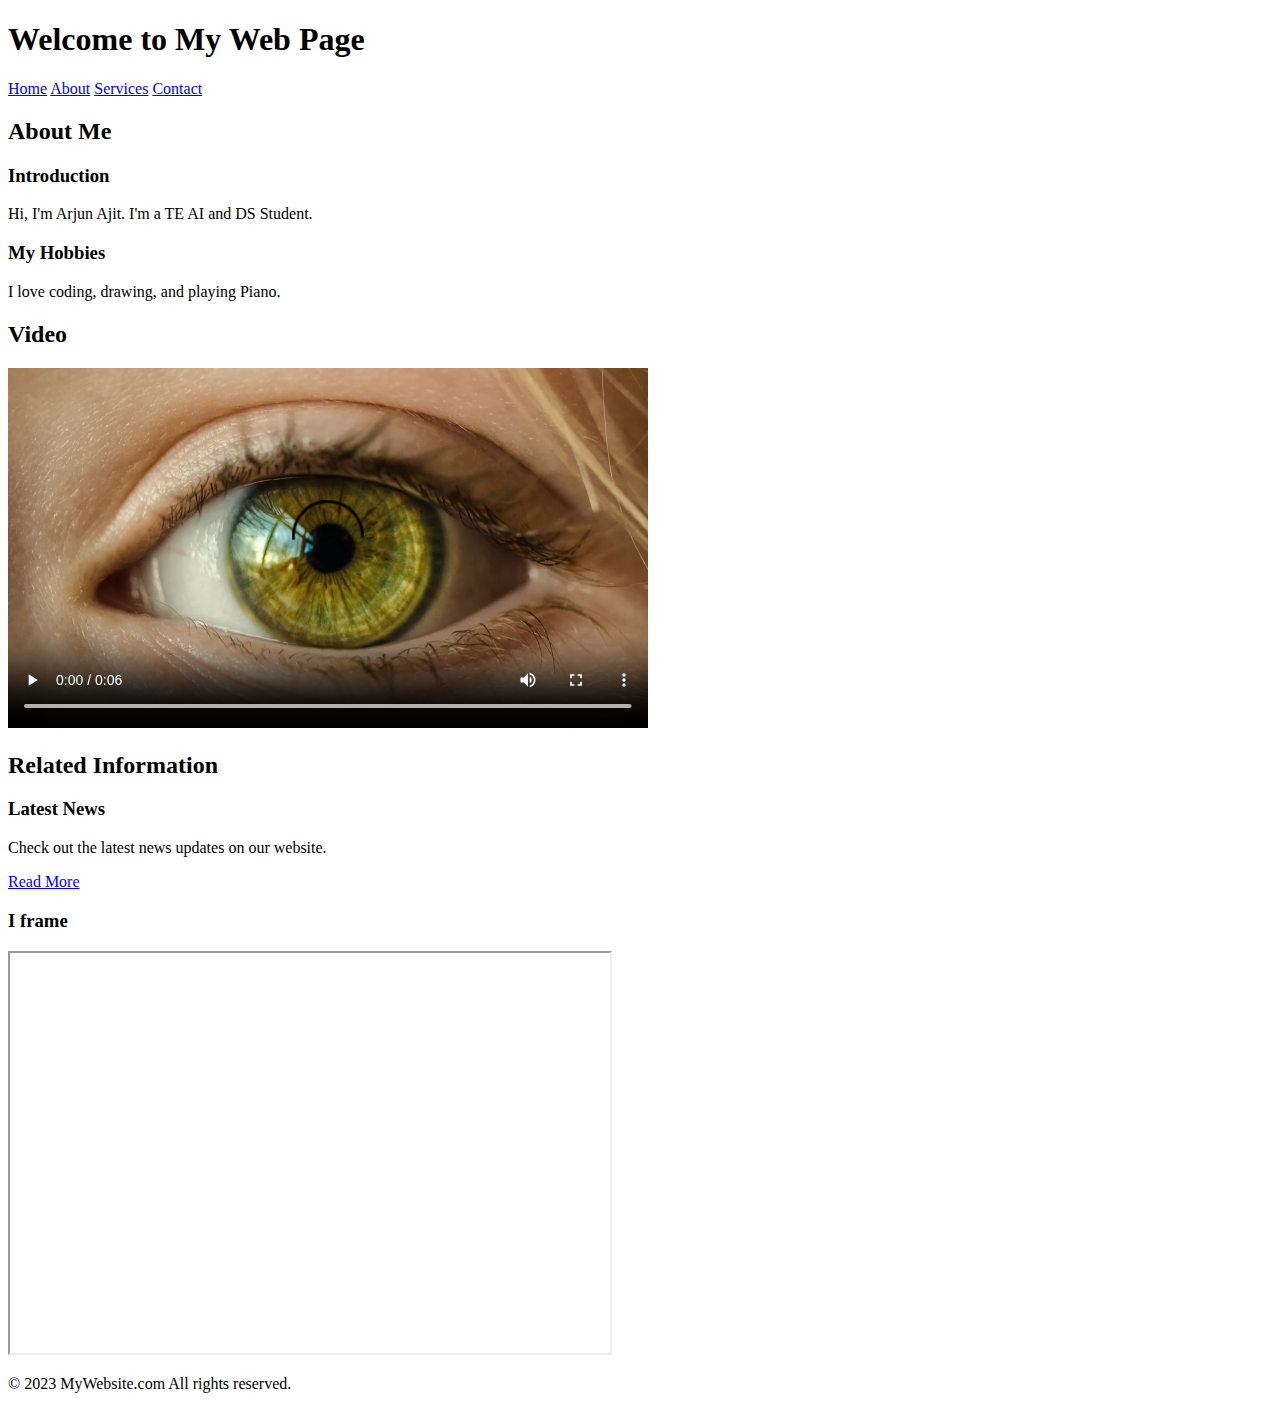
<file: VLABS Work/1st Assignment/index.html>
<!DOCTYPE html>
<html>
<head>
    <title>Sample Web Page</title>
</head>
<body>
    <!-- Header Section -->
    <header>
        <section>  <!--Section Tag-->
        <h1><b>Welcome to My Web Page </b></h1>  <!--Bold Text formatter used-->
            <a href="#">Home</a> <!--Anchor Tag-->
            <a href="#">About</a>
            <a href="#">Services</a>
            <a href="#">Contact</a>
        </section>    
    </header>

    <!-- Main Content Section -->
        <h2>About Me</h2>
        <article>  <!--Article-->
            <h3>Introduction</h3>
            <p>Hi, I'm Arjun Ajit. I'm a TE AI and DS Student.</p>
        </article>

        <article>
            <h3>My Hobbies</h3>
            <p>I love coding, drawing, and playing Piano.</p>
        </article>

    <!--Video Section -->
        <h2>Video</h2>
        <video width="640 " height="360" controls >
            <source src="199039-909322242_medium.mp4" type="video/mp4">
            Your browser does not support the video tag.
        </video>

    <!-- Embedded Content Section -->
        <h2>Related Information</h2>
        <article>
            <h3>Latest News</h3>
            <p>Check out the latest news updates on our website.</p>  <!--Paragraph tag-->
            <a href="https://www.w3schools.com/tags/tag_a.asp">Read More</a>
        </article>

        <article>    <!--i frame tag-->
            <h3>I frame</h3>
            <iframe src="https://www.w3schools.com" title="W3Schools Free Online Web Tutorials" width="600" height="400"></iframe>
        </article>
        

    <!-- Footer Section -->
    <footer>
        <p>&copy; 2023 MyWebsite.com All rights reserved.</p> 
    </footer>
</body>
</html>
</file>
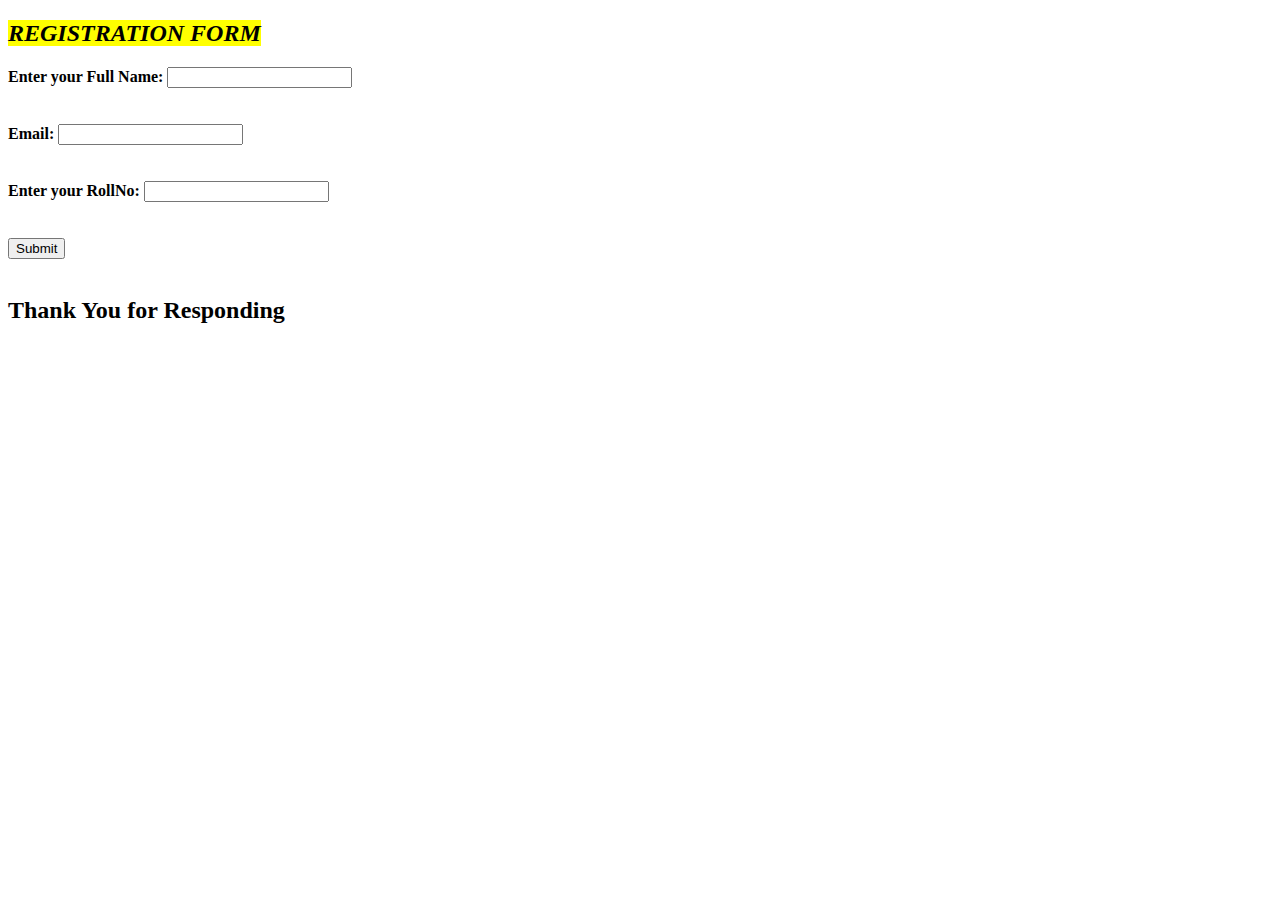
<file: VLABS Work/2nd Assignment/index2.html>
<!DOCTYPE html>
<html lang="en">
<head>
    <meta charset="UTF-8">
    <meta name="viewport" content="width=device-width, initial-scale=1.0">
    <title>Registration Form</title>
</head>
<body>
    <div class="form-container">
        <h2><mark><i>REGISTRATION FORM</i></mark></h2>
        <div class="form-group">
            <label for="Name"><strong>Enter your Full Name:</strong></label>
            <input type="text" id="Name" name="Name" class="input-field">
        </div>
        <br><br>

        <div class="form-group">
            <label for="email"><strong>Email:</strong></label>
            <input type="email" id="email" name="email" class="input-field">
        </div>
        <br><br>

        <div class="form-group">
            <label for="RollNo"><strong>Enter your RollNo:</strong></label>
            <input type="text" id="RollNo" name="RollNo" class="input-field">
        </div>
        <br><br>

        <button type="submit" id="submit-button" class="submit-button">Submit</button>
        <br><br>
        <h2>Thank You for Responding</h2>
    </div>
</body>
</html>
</file>
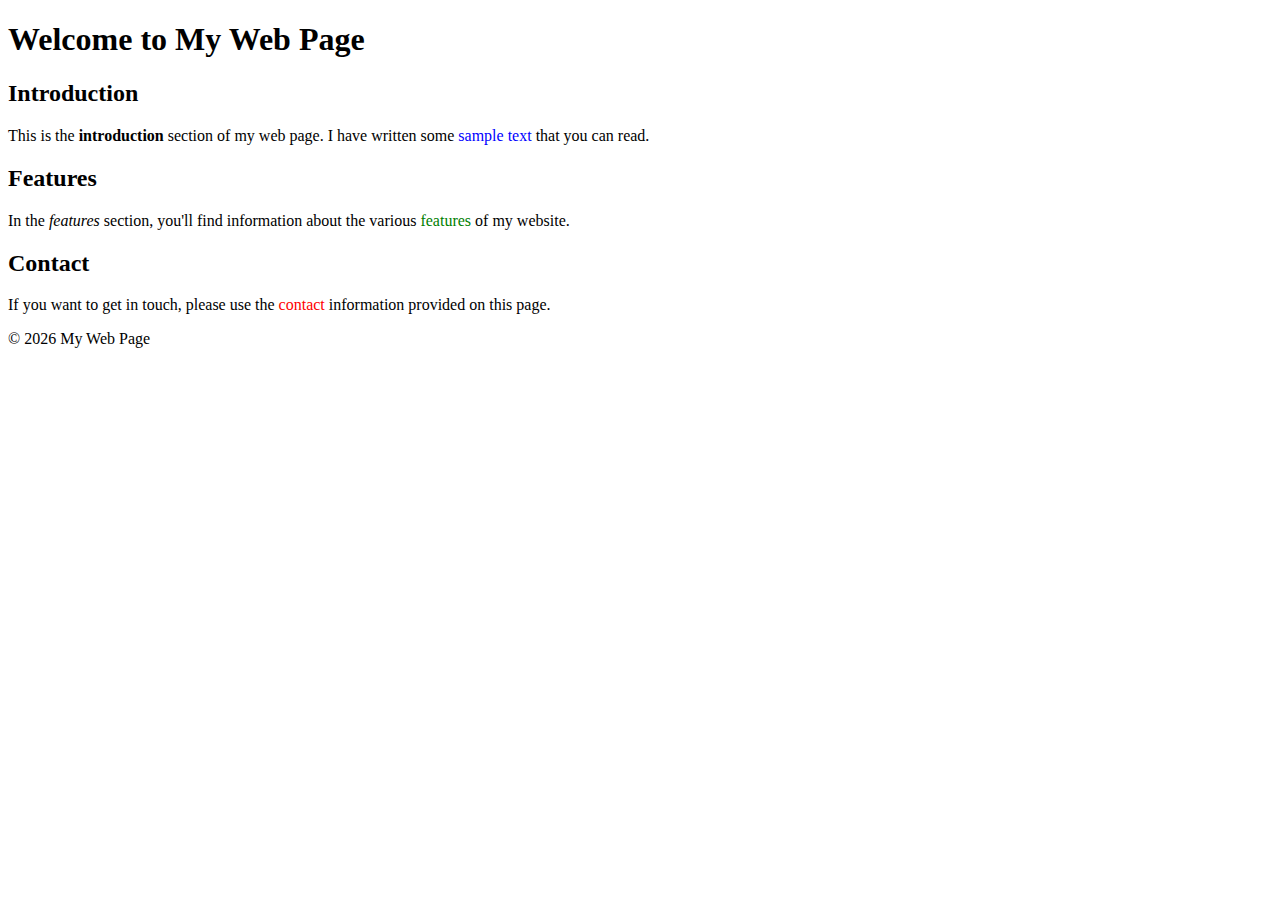
<file: VLABS Work/3rd Assignment/index3.html>
<!DOCTYPE html>
<html>
<head>
    <title>My Web Page</title>
</head>
<body>
    <header>
        <h1>Welcome to My Web Page</h1>
    </header>
    <div id="introduction">
        <h2>Introduction</h2>
        <p>This is the <span style="font-weight: bold;">introduction</span> section of my web page. I have written some <span style="color: blue;">sample text</span> that you can read.</p>
    </div>
    <div id="features">
        <h2>Features</h2>
        <p>In the <span style="font-style: italic;">features</span> section, you'll find information about the various <span style="color: green;">features</span> of my website.</p>
    </div>
    <div id="contact">
        <h2>Contact</h2>
        <p>If you want to get in touch, please use the <span style="color: red;">contact</span> information provided on this page.</p>
    </div>
    <footer>
        <p>&copy; <span id="currentYear">2024</span> My Web Page</p>
        <script>
            document.getElementById('currentYear').textContent = new Date().getFullYear();
        </script>
    </footer>
</body>
</html>
</file>
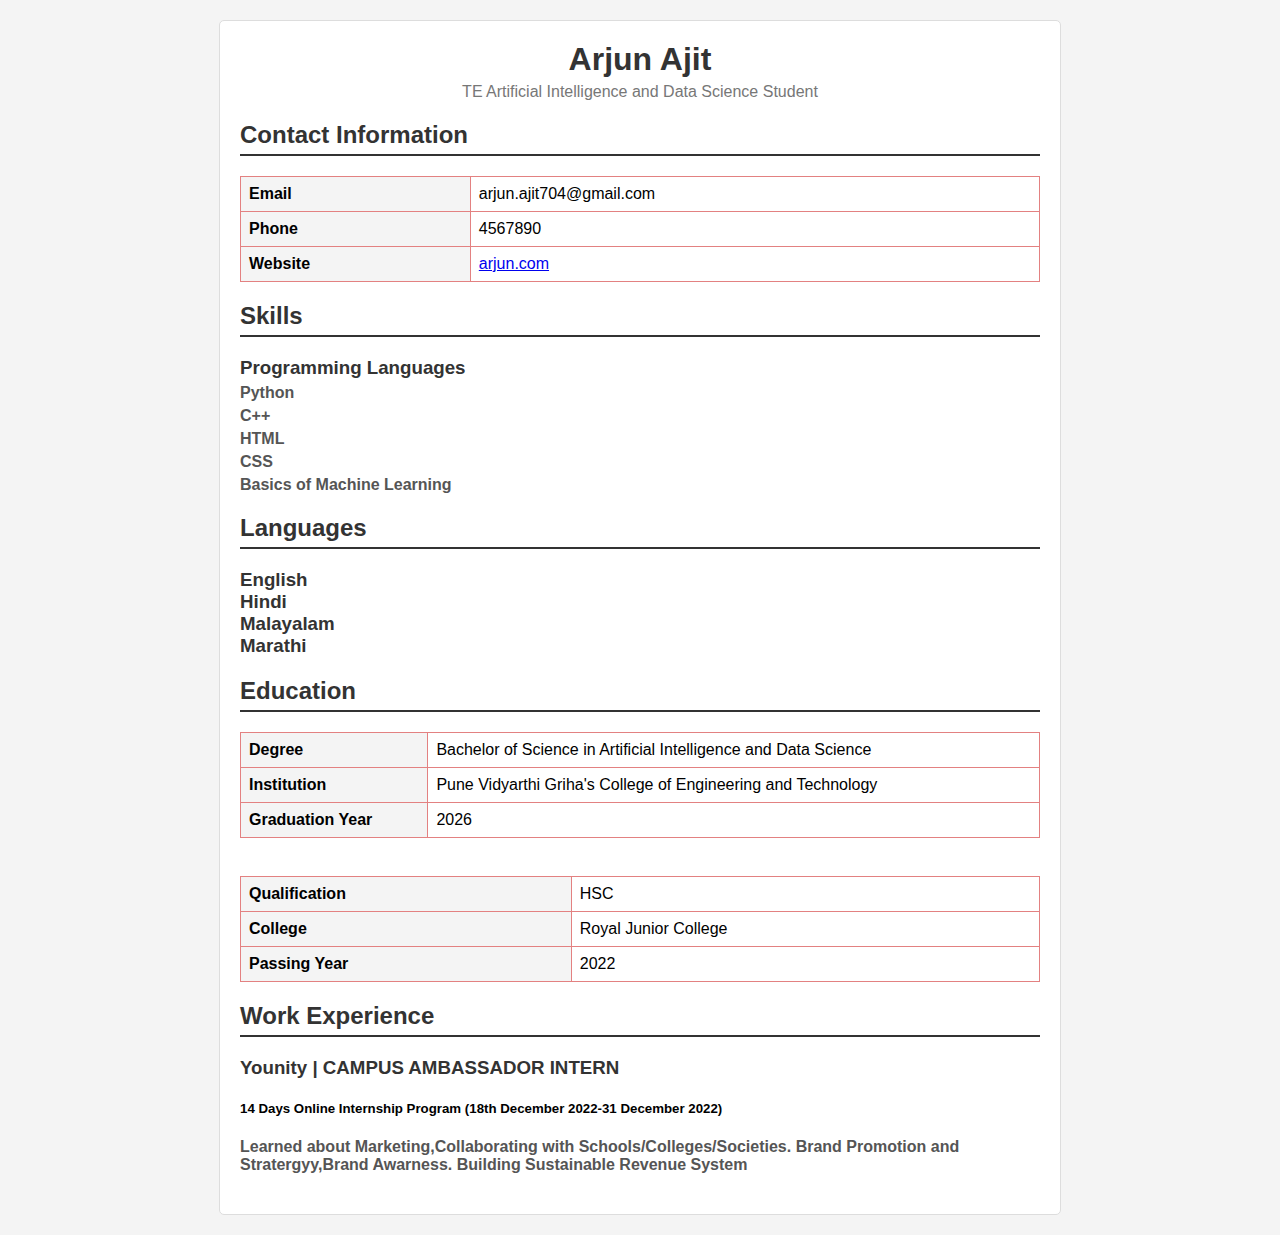
<file: VLABS Work/4th Assignment/index4.html>
<!DOCTYPE html>
<html lang="en">
<head>
    <meta charset="UTF-8">
    <meta name="viewport" content="width=device-width, initial-scale=1.0">
    <title> My Resume</title>
    <link rel="stylesheet" href="style4.css">
</head>
<body>
    <div class="resume">
        <header>
            <h1>Arjun Ajit</h1>
            <p>TE Artificial Intelligence and Data Science Student</p>
        </header>

        <section class="contact">
            <h2>Contact Information</h2>
            <table>
                <tr>
                    <th>Email</th>
                    <td>arjun.ajit704@gmail.com</td>
                </tr>
                <tr>
                    <th>Phone</th>
                    <td>4567890</td>
                </tr>
                <tr>
                    <th>Website</th>
                    <td><a href="http://arjun.com">arjun.com</a></td>
                </tr>
            </table>
        </section>

        <section class="Skills">
            <h2>Skills</h2>
            <ul>
                <li>
                    <h3>Programming Languages</h3>
                    <p><strong>Python</strong></p>
                    <p><strong>C++</strong></p>
                    <p><strong>HTML</strong></p>
                    <p><strong>CSS</strong></p>
                    <p><strong>Basics of Machine Learning</strong></p>
                </li>
                
            </ul>
        </section>

        <section class="Languages">
            <h2>Languages</h2>
            <ul>
                <li>
                    <h3>English</h3>
                    <h3>Hindi</h3>
                    <h3>Malayalam</h3>
                    <h3>Marathi</h3>
                </li>
                
            </ul>
        </section>

        <section class="education">
            <h2>Education</h2>
            <table>
                <tr>
                    <th>Degree</th>
                    <td>Bachelor of Science in Artificial Intelligence and Data Science</td>
                </tr>
                <tr>
                    <th>Institution</th>
                    <td>Pune Vidyarthi Griha's College of Engineering and Technology</td>
                </tr>
                <tr>
                    <th>Graduation Year</th>
                    <td>2026</td>
                </tr>
            </table>
            <br>
            <table>
                <tr>
                    <th>Qualification</th>
                    <td>HSC</td>
                </tr>
                <tr>
                    <th>College</th>
                    <td>Royal Junior College</td>
                </tr>
                <tr>
                    <th>Passing Year</th>
                    <td>2022</td>
                </tr>
            </table>
        </section>

        <section class="Work Experience">
            <h2>Work Experience</h2>
            <ul>
                <li>
                    <h3>Younity | CAMPUS AMBASSADOR INTERN</h3>
                    <h5>14 Days Online Internship Program (18th December 2022-31 December 2022)</h5>
                    <p><strong>Learned about Marketing,Collaborating with
                                Schools/Colleges/Societies.
                                Brand Promotion and Stratergyy,Brand Awarness.
                                Building Sustainable Revenue System</strong></p>
                    
                </li>
                
            </ul>
        </section>
    </div>
</body>
</html>
</file>
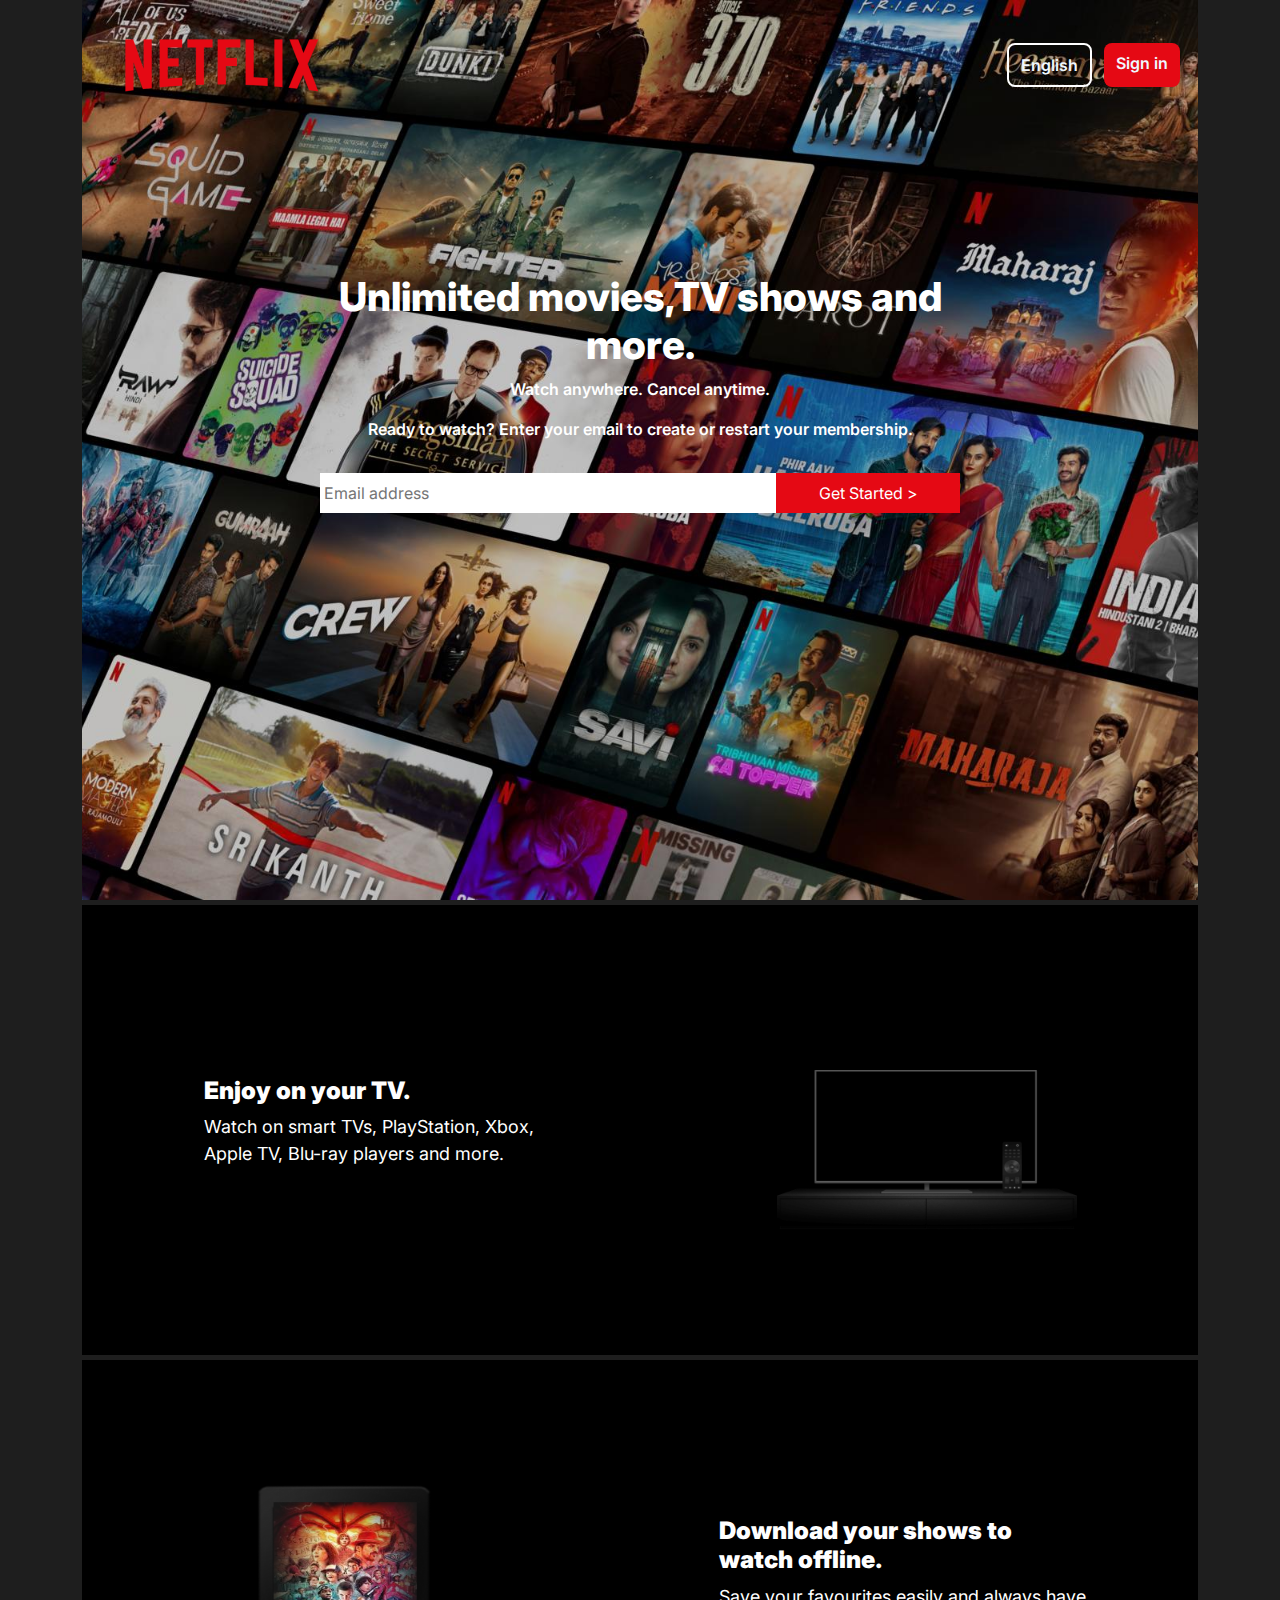
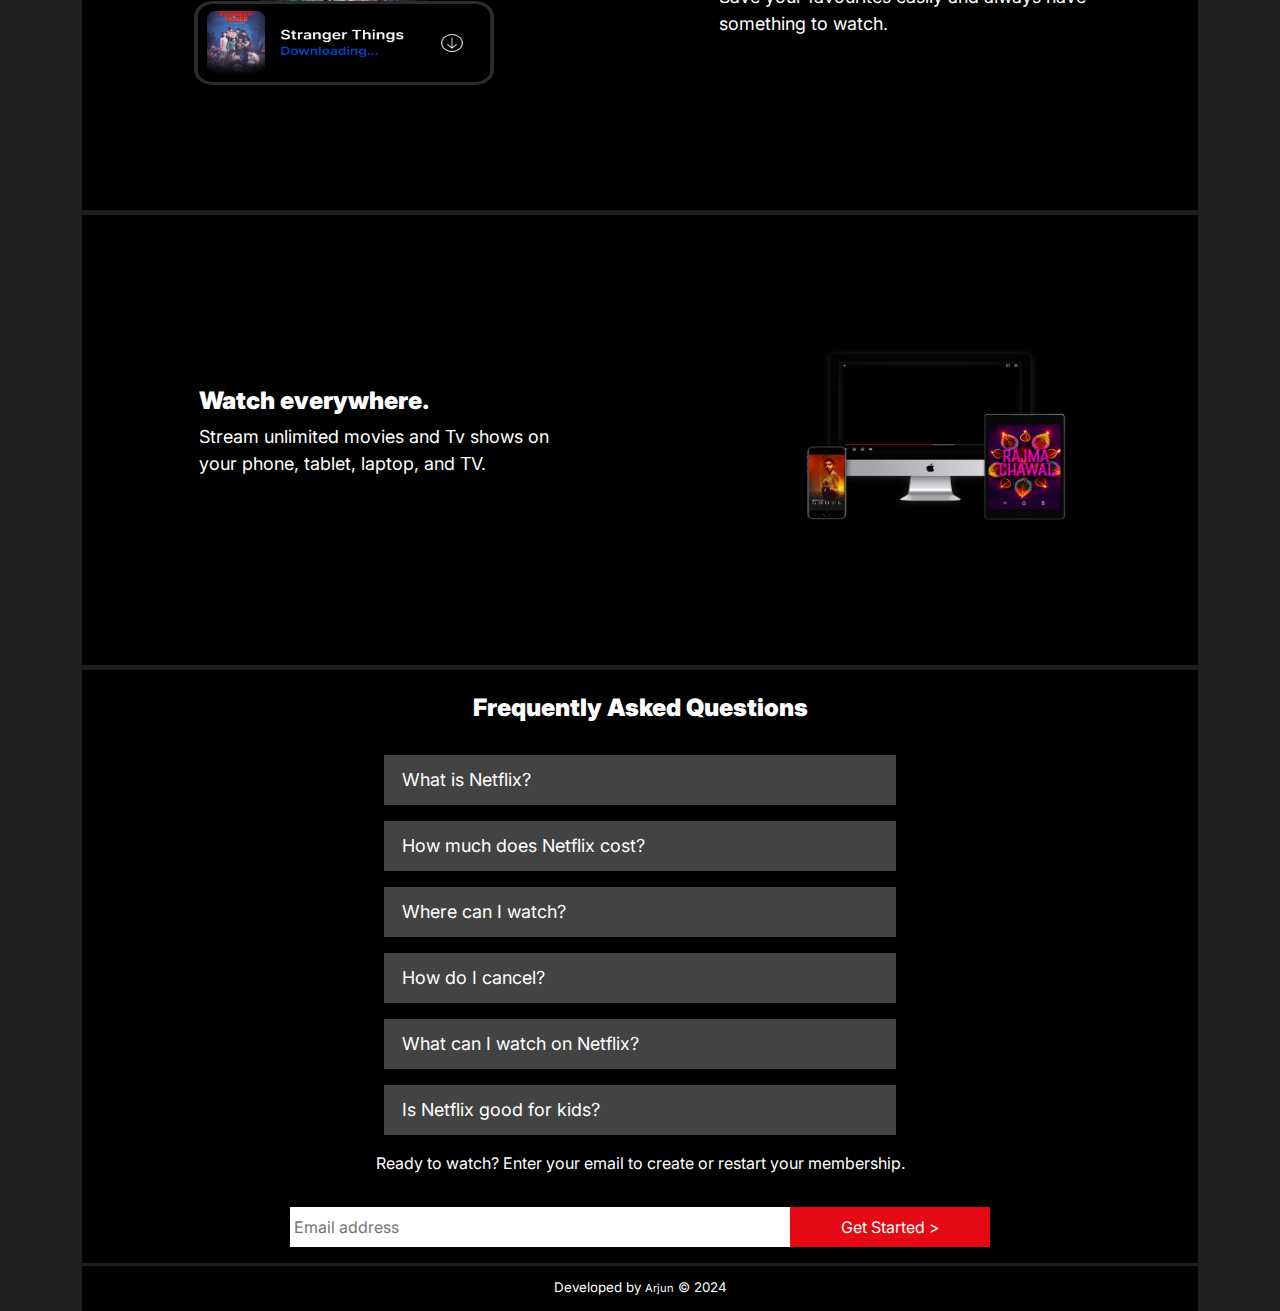
<file: VLABS Work/5th Assignment/index5.html>
<!DOCTYPE html>
<html lang="en">
<head>
    <meta charset="UTF-8">
    <meta name="viewport" content="width=device-width, initial-scale=1.0">
    <!--Favicon link-->
    <link rel="shortcut icon" href="images/favicon.ico" type="image/x-icon">
    <!--CSS link-->
    <link rel="stylesheet" href="style5.css">
    <!--Bootstrap Link-->
    <link href="https://cdn.jsdelivr.net/npm/bootstrap@5.3.3/dist/css/bootstrap.min.css" rel="stylesheet" integrity="sha384-QWTKZyjpPEjISv5WaRU9OFeRpok6YctnYmDr5pNlyT2bRjXh0JMhjY6hW+ALEwIH" crossorigin="anonymous">
    <!--Google font link-->
    <link rel="preconnect" href="https://fonts.googleapis.com" />
    <link rel="preconnect" href="https://fonts.gstatic.com" crossorigin />
    <link
      href="https://fonts.googleapis.com/css2?family=Inter:wght@400;700;800&display=swap"
      rel="stylesheet"
    />
    <title>Netflix</title>
</head>
<body style = "background-color: #1e1e1e;">
    <div class="container-md">
        <div class="main">
            <nav class="navbar navbar-expand-lg">
                <div class="container-fluid">
                  <a class="navbar-brand" href="#"
                    ><img src="images/Netflix logo.png" alt=""
                  /></a>
                  <button
                    class="navbar-toggler"
                    type="button"
                    data-bs-toggle="collapse"
                    data-bs-target="#navbarNav"
                    aria-controls="navbarNav"
                    aria-expanded="false"
                    aria-label="Toggle navigation"
                  >
                    <span class="navbar-toggler-icon"></span>
                  </button>
                  <div class="collapse navbar-collapse" id="navbarNav">
                    <ul class="navbar-nav">
                      <li class="nav-item nav-item1">
                        <a class="nav-link" aria-current="page" href="#">English</a>
                      </li>
                      <li class="nav-item nav-item2">
                        <a class="nav-link" href="#">Sign in</a>
                      </li>
                    </ul>
                  </div>
                </div>
              </nav>
              <div class="main-heading">
                <br><br><br><br><br><br>
                <h1>Unlimited movies,TV shows and more.</h1>
                <p>Watch anywhere. Cancel anytime.</p>
                <p>
                  Ready to watch? Enter your email to create or restart your
                  membership.
                </p>
                <form class="main-search" role="search">
                  <input
                    class="main-search-sub"
                    type="search"
                    placeholder="Email address"
                    aria-label="Search"
                  />
                  <button class="main-btn" type="submit">Get Started ></button>
                </form>
              </div>
            </div>

            <div class="partition">
                <div class="partition-heading">
                  <h2>Enjoy on your TV.</h2>
                  <p>
                    Watch on smart TVs, PlayStation, Xbox, <br />
                    Apple TV, Blu-ray players and more.
                  </p>
                </div>
                <div class="partition-img">
                  <img src="images/tv.png" alt="" />
                </div>
              </div>
              <div class="partition partition2">
                <div class="partition-heading">
                  <h2>
                    Download your shows to <br />
                    watch offline.
                  </h2>
                  <p>
                    Save your favourites easily and always have <br />
                    something to watch.
                  </p>
                </div>
                <div class="partition-img">
                  <img src="images/Partition 2 image.png" alt="" />
                </div>
              </div>
              <div class="partition partition3">
                <div class="partition-heading">
                  <h2>Watch everywhere.</h2>
                  <p>
                    Stream unlimited movies and Tv shows on <br />
                    your phone, tablet, laptop, and TV.
                  </p>
                </div>
                <div class="partition-img">
                  <img src="images/device-pile-in.png" alt="" />
                </div>
              </div>
              <div class="faq">
                <h1>Frequently Asked Questions</h1>
                <p>
                  <a
                    class="btn-faq"
                    data-bs-toggle="collapse"
                    href="#collapseExample1"
                    role="button"
                    aria-expanded="false"
                    aria-controls="collapseExample1"
                  >
                    What is Netflix?
                  </a>
                </p>
                <div class="collapse" id="collapseExample1">
                  <div class="card card-body1">
                    Netflix is a streaming service that offers a wide variety of award-winning TV shows, movies, anime, documentaries and more – on thousands of internet-connected devices.

                    You can watch as much as you want, whenever you want, without a single ad – all for one low monthly price. There's always something new to discover, and new TV shows and movies are added every week!
                  </div>
                </div>
                <p>
                  <a
                    class="btn-faq"
                    data-bs-toggle="collapse"
                    href="#collapseExample2"
                    role="button"
                    aria-expanded="false"
                    aria-controls="collapseExample2"
                  >
                    How much does Netflix cost?
                  </a>
                </p>
                <div class="collapse" id="collapseExample2">
                  <div class="card card-body1">
                    Watch Netflix on your smartphone, tablet, Smart TV, laptop, or streaming device, all for one fixed monthly fee. Plans range from ₹149 to ₹649 a month. No extra costs, no contracts.
                  </div>
                </div>
                <p>
                  <a
                    class="btn-faq"
                    data-bs-toggle="collapse"
                    href="#collapseExample3"
                    role="button"
                    aria-expanded="false"
                    aria-controls="collapseExample3"
                  >
                    Where can I watch?
                  </a>
                </p>
                <div class="collapse" id="collapseExample3">
                  <div class="card card-body1">
                    Watch anywhere, anytime. Sign in with your Netflix account to watch instantly on the web at netflix.com from your personal computer or on any internet-connected device that offers the Netflix app, including smart TVs, smartphones, tablets, streaming media players and game consoles.
                    You can also download your favourite shows with the iOS or Android app. Use downloads to watch while you're on the go and without an internet connection. Take Netflix with you anywhere.
                  </div>
                </div>
                <p>
                  <a
                    class="btn-faq"
                    data-bs-toggle="collapse"
                    href="#collapseExample4"
                    role="button"
                    aria-expanded="false"
                    aria-controls="collapseExample4"
                  >
                    How do I cancel?
                  </a>
                </p>
                <div class="collapse" id="collapseExample4">
                  <div class="card card-body1">
                    Netflix is flexible. There are no annoying contracts and no commitments. You can easily cancel your account online in two clicks. There are no cancellation fees – start or stop your account anytime.
                  </div>
                </div>
                <p>
                  <a
                    class="btn-faq"
                    data-bs-toggle="collapse"
                    href="#collapseExample5"
                    role="button"
                    aria-expanded="false"
                    aria-controls="collapseExample5"
                  >
                    What can I watch on Netflix?
                  </a>
                </p>
                <div class="collapse" id="collapseExample5">
                  <div class="card card-body1">
                    Netflix has an extensive library of feature films, documentaries, TV shows, anime, award-winning Netflix originals, and more. Watch as much as you want, anytime you want.
                  </div>
                </div>
                <p>
                  <a
                    class="btn-faq"
                    data-bs-toggle="collapse"
                    href="#collapseExample6"
                    role="button"
                    aria-expanded="false"
                    aria-controls="collapseExample6"
                  >
                    Is Netflix good for kids?
                  </a>
                </p>
                <div class="collapse" id="collapseExample6">
                  <div class="card card-body1">
                    The Netflix Kids experience is included in your membership to give parents control while kids enjoy family-friendly TV shows and films in their own space.

                    Kids profiles come with PIN-protected parental controls that let you restrict the maturity rating of content kids can watch and block specific titles you don’t want kids to see.
                  </div>
                </div>
                <p>
                  Ready to watch? Enter your email to create or restart your membership.
                </p>
                <form class="main-search main-search2" role="search">
                  <input
                    class="main-search-sub"
                    type="search"
                    placeholder="Email address"
                    aria-label="Search"
                  />
                  <button class="main-btn" type="submit">Get Started ></button>
                </form>
              </div>
              <div class="fotter">
                <h3>Developed by <a href="#">Arjun</a> &copy; 2024</h3>
              </div>
    </div>
            <!-- bootstrap js link  -->
            <script
              src="https://cdn.jsdelivr.net/npm/bootstrap@5.3.0-alpha1/dist/js/bootstrap.bundle.min.js"
              integrity="sha384-w76AqPfDkMBDXo30jS1Sgez6pr3x5MlQ1ZAGC+nuZB+EYdgRZgiwxhTBTkF7CXvN"
              crossorigin="anonymous"
            ></script>
    </body>
</html>
</file>
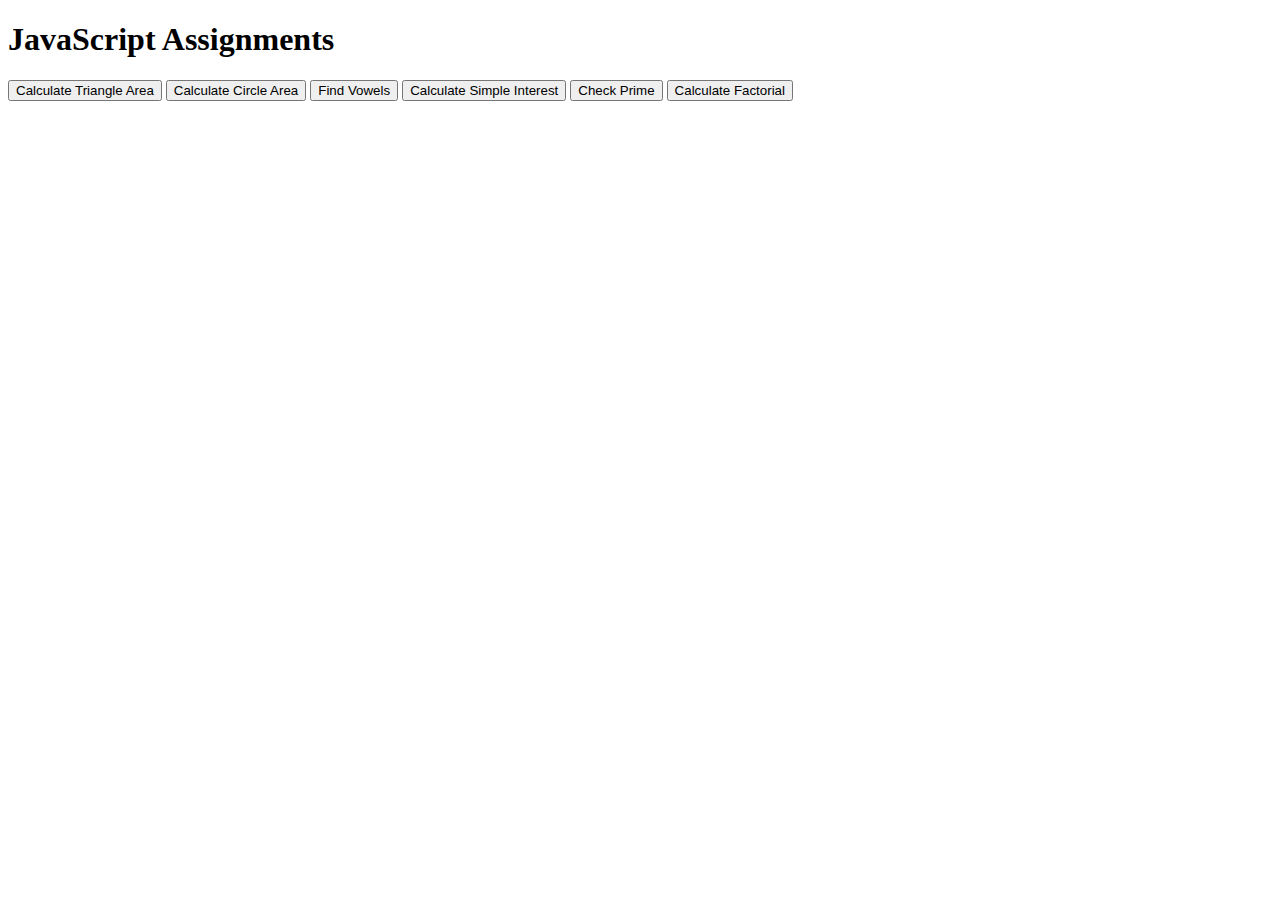
<file: VLABS Work/6th Assignment/index6.html>
<!DOCTYPE html>
<html lang="en">
<head>
    <meta charset="UTF-8">
    <meta name="viewport" content="width=device-width, initial-scale=1.0">
    <title>Function Assignments</title>
</head>
<body>
    <h1>JavaScript Assignments</h1>
    <button onclick="calculateTriangleArea()">Calculate Triangle Area</button>
    <button onclick="calculateCircleArea()">Calculate Circle Area</button>
    <button onclick="findVowels()">Find Vowels</button>
    <button onclick="calculateSimpleInterest()">Calculate Simple Interest</button>
    <button onclick="checkPrime()">Check Prime</button>
    <button onclick="calculateFactorial()">Calculate Factorial</button>
    <script src="script.js"></script>
</body>
</html>
</file>
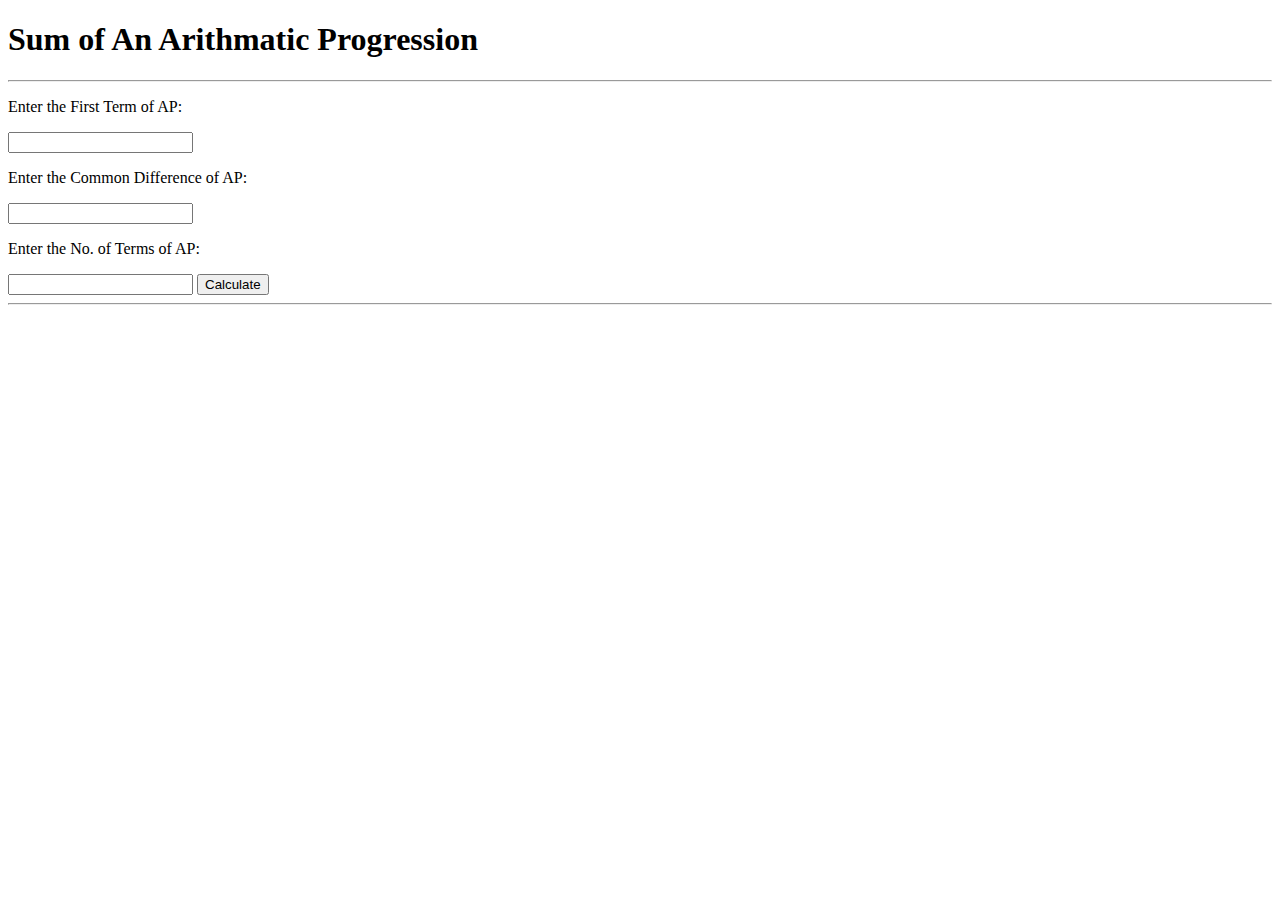
<file: VLABS Work/7th Assignment/ap.html>
<!DOCTYPE html>
<html lang="en">
<head>
    <meta charset="UTF-8">
    <meta name="viewport" content="width=device-width, initial-scale=1.0">
    <title>Sum of an AP</title>
    <script src="./sumofap.js"></script>
</head>
<body>
    <h1>Sum of An Arithmatic Progression</h1>
    <hr>
    <p id="firstT">Enter the First Term of AP: </p>
    <input type="number" name="firstT" id="firstTerm">
    <p id="commanD">Enter the Common Difference of AP: </p>
    <input type="number" name="firstT" id="commonDiff">
    <p id="noTer">Enter the No. of Terms of AP: </p>
    <input type="number" name="firstT" id="noTerms">
    <button onclick="sumAP()">Calculate</button>
    <hr>

    <p id="sumResult"></p>
</body>
</html>
</file>
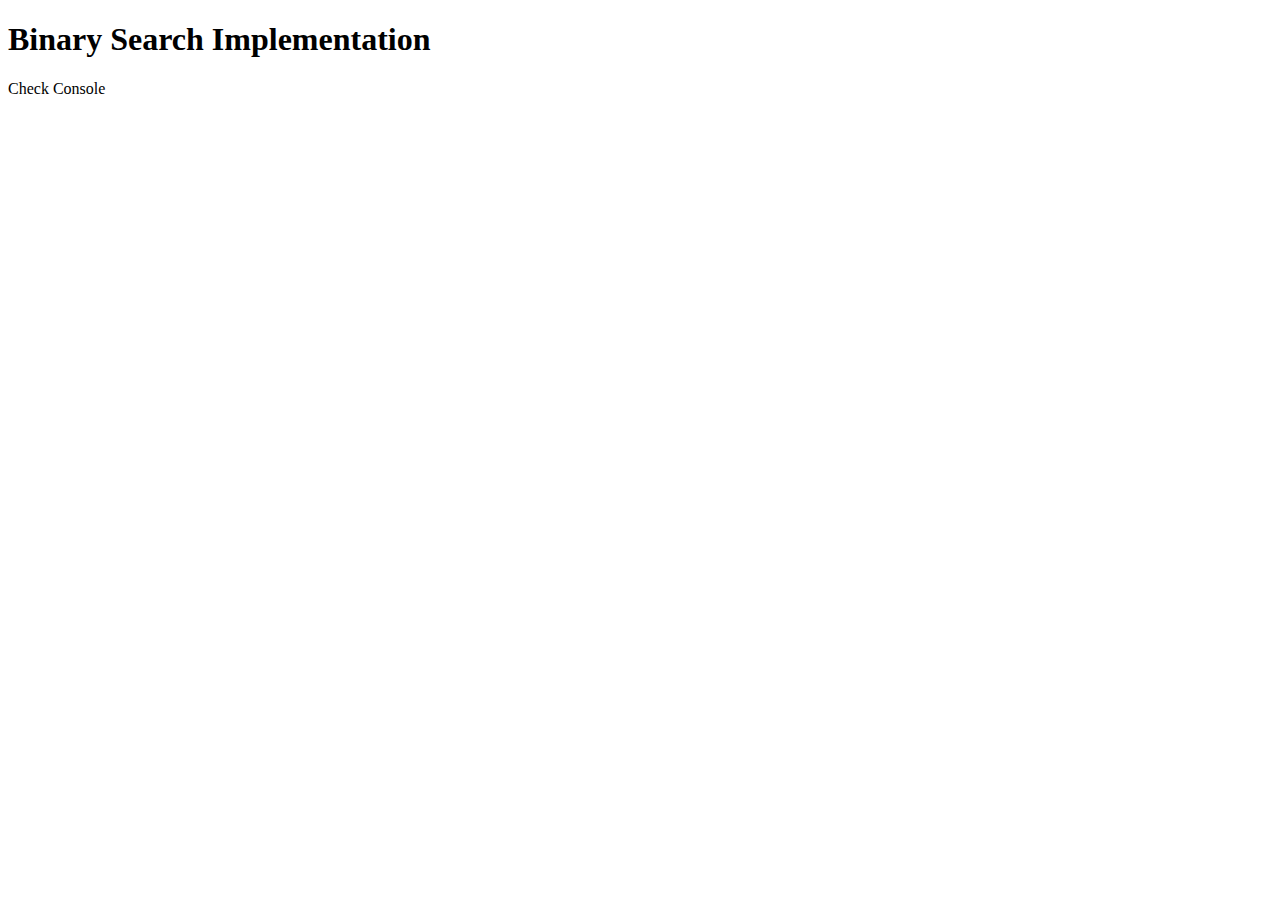
<file: VLABS Work/7th Assignment/binary.html>
<!DOCTYPE html>
<html lang="en">
<head>
    <meta charset="UTF-8">
    <meta name="viewport" content="width=device-width, initial-scale=1.0">
    <title>Binary Search</title>
    <script src="./binary.js"></script>
</head>
<body>
    <h1>Binary Search Implementation</h1>
    <p>Check Console</p>
</body>
</html>
</file>
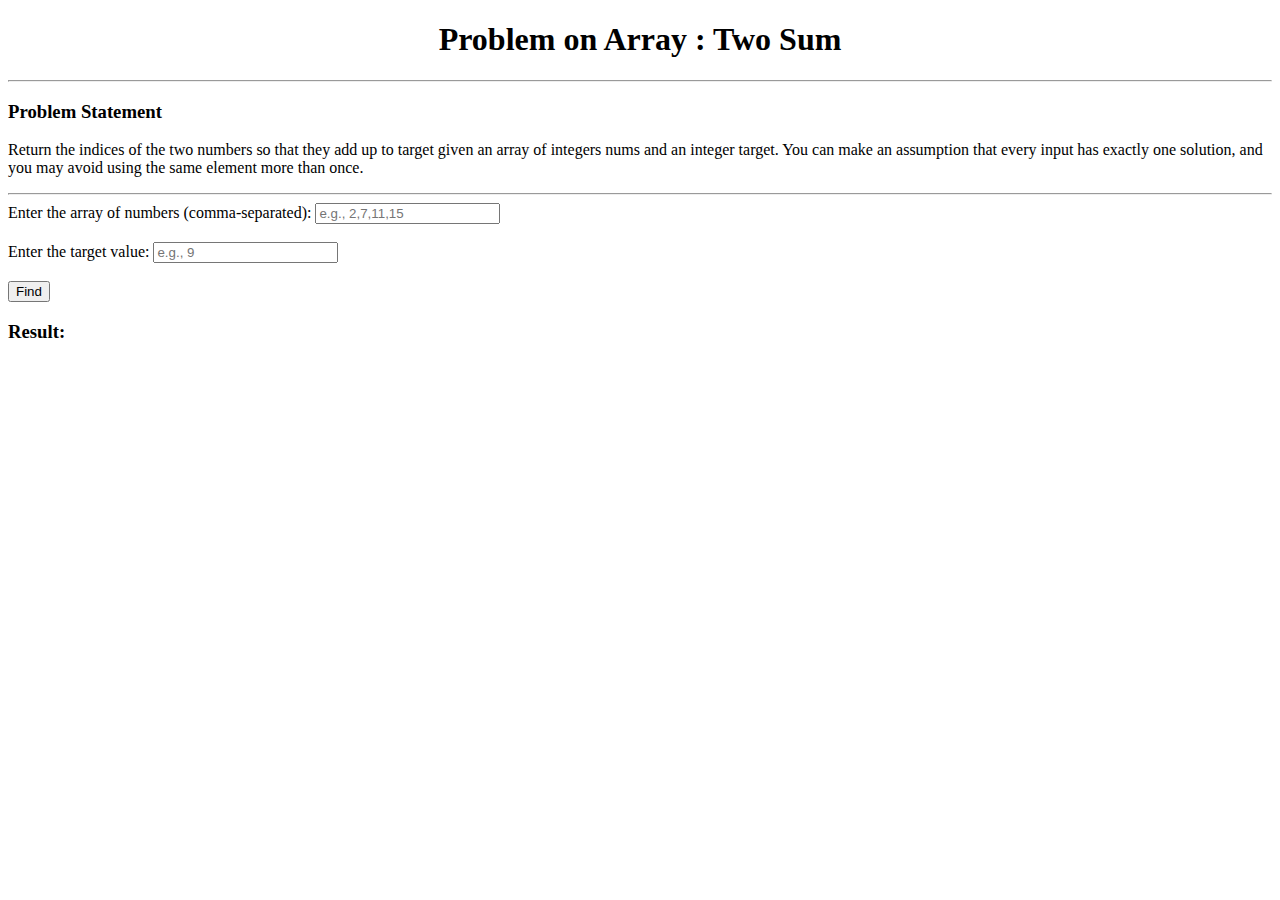
<file: VLABS Work/7th Assignment/index7.html>
<!DOCTYPE html>
<html lang="en">
<head>
    <meta charset="UTF-8">
    <meta name="viewport" content="width=device-width, initial-scale=1.0">
    <script src="./script.js"></script>
    <title>Problem on Array</title>
</head>
<body>
    <h1 style="text-align: center;">Problem on Array : Two Sum</h1>
    <hr>
    <h3>Problem Statement</h3>
    <p>Return the indices of the two numbers so that they add up to target given an array of integers nums and an integer target. You can make an assumption that every input has exactly one solution, and you may avoid using the same element more than once.</p>
<hr>
    <label for="nums">Enter the array of numbers (comma-separated):</label>
    <input type="text" id="nums" placeholder="e.g., 2,7,11,15">

    <br><br>

    <label for="target">Enter the target value:</label>
    <input type="number" id="target" placeholder="e.g., 9">

    <br><br>

    <button onclick="findTwoSum()">Find</button>

    <h3>Result:</h3>
    <p id="result"></p>

</body>
</html>
</file>
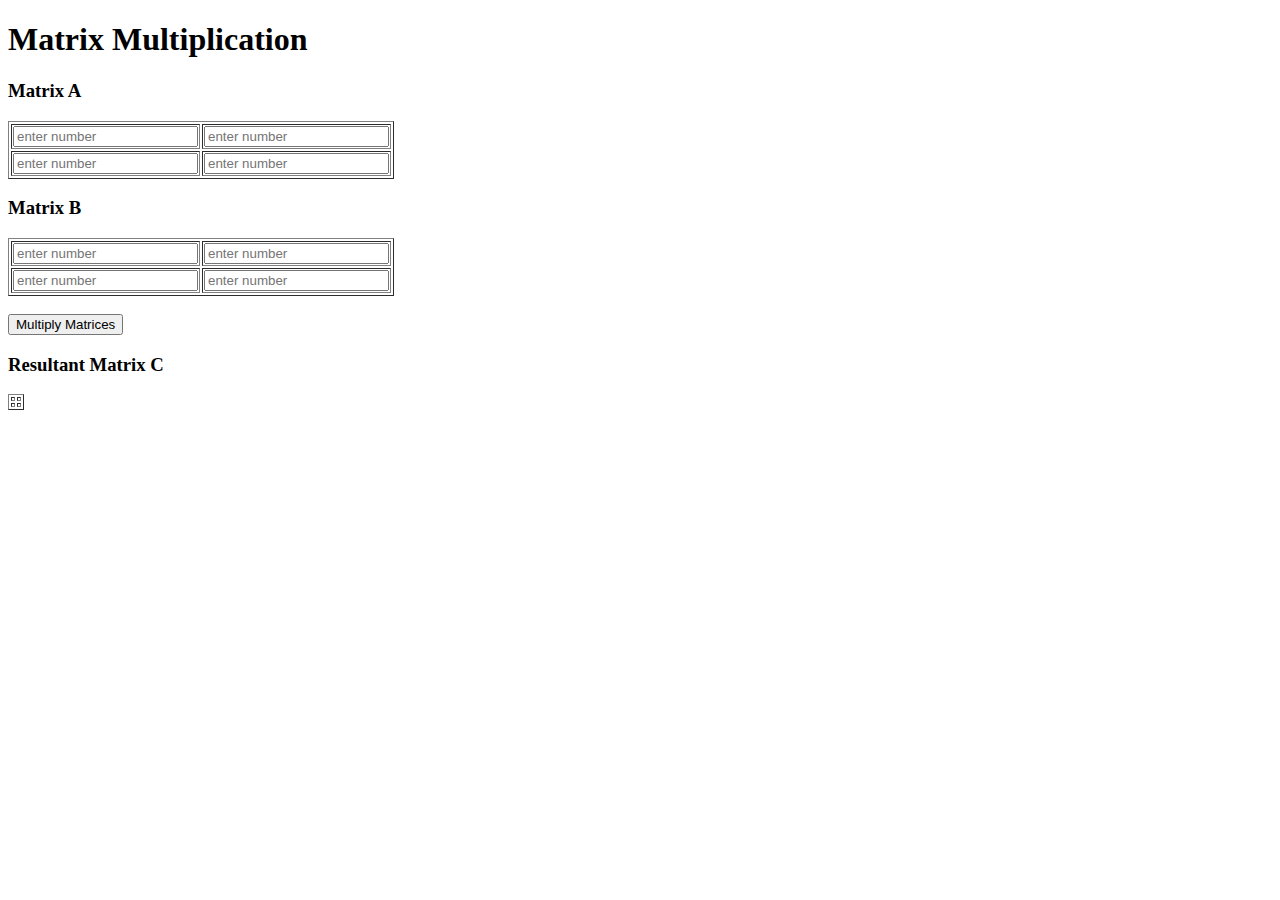
<file: VLABS Work/7th Assignment/matrix.html>
<!DOCTYPE html>
<html lang="en">
<head>
    <meta charset="UTF-8">
    <meta name="viewport" content="width=device-width, initial-scale=1.0">
    <script src="./matrix.js"></script>
    <title>Matrix Multiplication</title>
</head>
<body>
    <h1>Matrix Multiplication</h1>
    
    <h3>Matrix A</h3>
    <table border="1">
        <tr>
            <td><input type="number" id="a11"  placeholder="enter number"></td>
            <td><input type="number" id="a12"  placeholder="enter number"></td>
        </tr>
        <tr>
            <td><input type="number" id="a21"  placeholder="enter number"></td>
            <td><input type="number" id="a22"  placeholder="enter number"></td>
        </tr>
    </table>

    <h3>Matrix B</h3>
    <table border="1">
        <tr>
            <td><input type="number" id="b11"  placeholder="enter number"></td>
            <td><input type="number" id="b12"  placeholder="enter number"></td>
        </tr>
        <tr>
            <td><input type="number" id="b21"  placeholder="enter number"></td>
            <td><input type="number" id="b22"  placeholder="enter number"></td>
        </tr>
    </table>

    <br>
    <button onclick="multiplyMatrices()">Multiply Matrices</button>

    <h3>Resultant Matrix C</h3>
    <table border="1">
        <tr>
            <td id="c11"></td>
            <td id="c12"></td>
        </tr>
        <tr>
            <td id="c21"></td>
            <td id="c22"></td>
        </tr>
    </table>

    
</body>
</html>
</file>
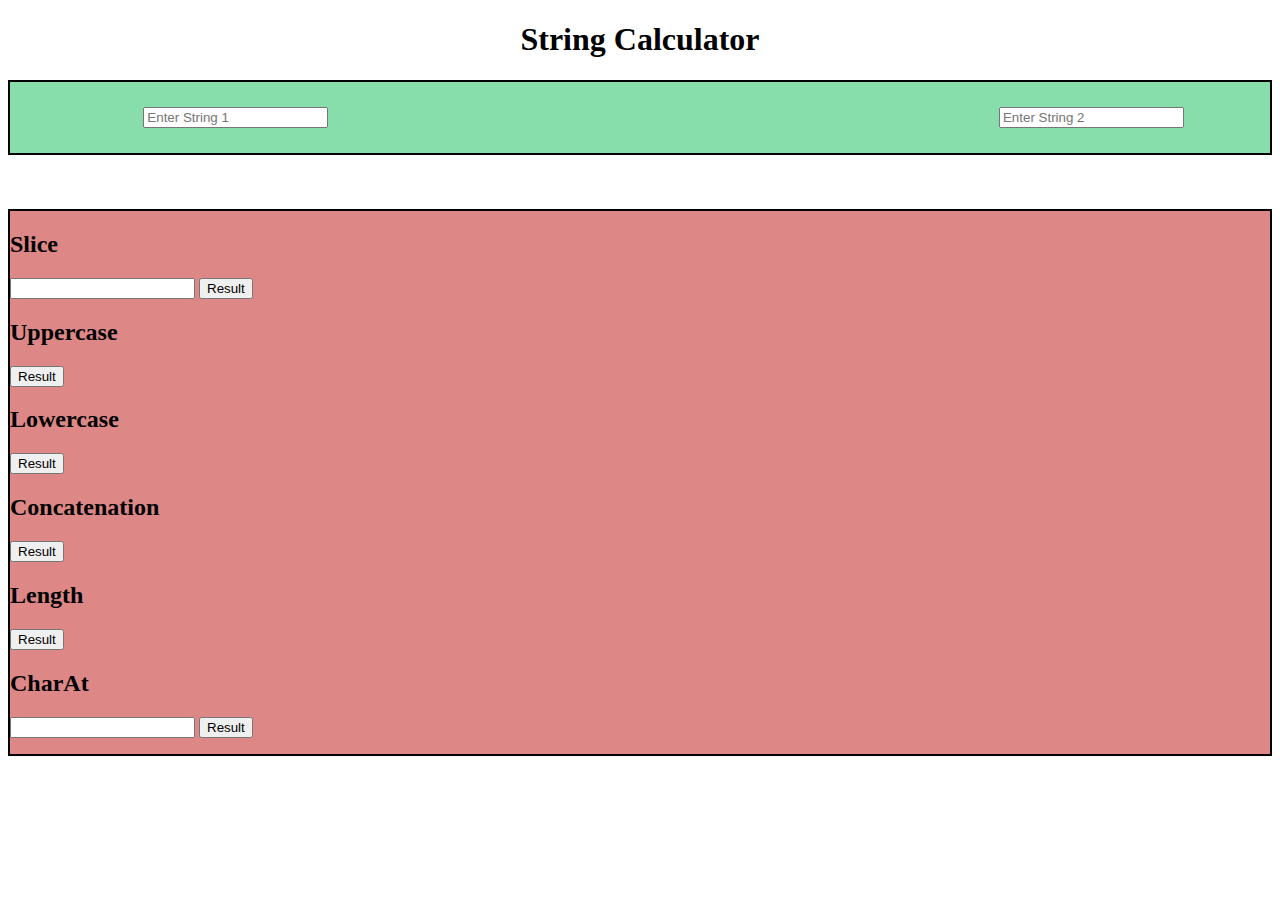
<file: VLABS Work/8th Assignment/index8.html>
<!DOCTYPE html>
<html lang="en">
<head>
  <meta charset="UTF-8">
  <meta name="viewport" content="width=device-width, initial-scale=1.0">
  <title>String Calculator</title>
  <script src="./script.js"></script>
</head>
<body>
  <h1 style="text-align: center;">String Calculator</h1>
  <div id="strgip" style="background-color:rgb(135, 222, 171);border: 2px solid black;">
    <input type="text" id="str1" placeholder="Enter String 1" style="margin: 25px 10em 25px 10em;">
    <input type="text" id="str2" placeholder="Enter String 2" style="margin: 25px 50px 25px 40em;">
  </div>
  <br><br><br>
  <div id="strop" style="background-color:rgb(222, 135, 135);border: 2px solid black;">
  <h2>Slice</h2>
  <input type="number" name="string_slice" id="strslice">
  <button onclick="slice()">Result</button>
  <p id="sliceres1" style="font-weight: 700;"></p>
  <p id="sliceres2" style="font-weight: 700;"></p>
  <h2>Uppercase</h2><button onclick="upper()">Result</button>
  <p id="upperres1" style="font-weight: 700;"></p>
  <p id="upperres2" style="font-weight: 700;"></p>
  <h2>Lowercase</h2><button onclick="lower()">Result</button>
  <p id="lowerres1" style="font-weight: 700;"></p>
  <p id="lowerres2" style="font-weight: 700;"></p>
  <h2>Concatenation</h2><button onclick="concat()">Result</button>
  <p id="concatres" style="font-weight: 700;"></p>
  <h2>Length</h2><button onclick="length()">Result</button>
  <p id="lengthres1" style="font-weight: 700;"></p>
  <p id="lengthres2" style="font-weight: 700;"></p>
  <h2>CharAt</h2>
  <input type="number" name="string_charAt" id="strchar">
  <button onclick="charat()">Result</button>
  <p id="charatres1" style="font-weight: 700;"></p>
  <p id="charatres2" style="font-weight: 700;"></p>
  </div>
</body>
</html>
</file>
<file: VLABS Work/4th Assignment/style4.css>
body {
    font-family: Arial, sans-serif;
    background-color: #f4f4f4;
    margin: 0;
    padding: 0;
}

.resume {
    max-width: 800px;
    margin: 20px auto;
    padding: 20px;
    background: #fff;
    border: 1px solid #ddd;
    border-radius: 5px;
}

header {
    text-align: center;
    margin-bottom: 20px;
}

header h1 {
    margin: 0;
    color: #333;
}

header p {
    margin: 5px 0;
    color: #777;
}

section h2 {
    border-bottom: 2px solid #333;
    padding-bottom: 5px;
    color: #333;
}

.contact table, .education table {
    width: 100%;
    border-collapse: collapse;
    margin-bottom: 20px;
}

.contact th, .education th {
    text-align: left;
    background: #f4f4f4;
    padding: 8px;
    border: 1px solid #e38181;
}

.contact td, .education td {
    padding: 8px;
    border: 1px solid #e38181;
}

ul {
    list-style: none;
    padding: 0;
}

ul li {
    margin-bottom: 20px;
}

ul h3 {
    margin: 0;
    color: #333;
}

ul p {
    margin: 5px 0;
    color: #555;
}
</file>
<file: VLABS Work/5th Assignment/style5.css>
* {
    font-family: "Inter", sans-serif;
  }
  .container-md {
    /* border: 2px solid red; */
    height: 100vh;
    padding: 0px;
  }
  .main {
    height: 100vh;
    width: 100%;
    /* border: 2px solid green; */
    margin-bottom: 5px;
    background-image: url(images/background\ image.jpg);
    background-position: center;
    background-size: cover;
    display: flex;
    flex-direction: column;
    
  }
  .collapse {
    justify-content: end;
  }
  .navbar-nav li {
    /* background-color: azure; */
    color: yellowgreen;
  }
  .nav-item1 {
    border: 2px solid white;
    margin: 6px;
    padding: 2px;
    border-radius: 8px;
    padding: 0px 4px;
  }
  .nav-item a {
    color: aliceblue;
    font-size: medium;
    font-weight: 600;
  }
  .nav-item2 {
    background-color: #e50914;
    border-radius: 8px;
    color: #e50914;
    margin: 6px;
    padding: 2px;
    padding: 0px 4px;
  }
  .main-heading {
    height: 300px;
    width: 50vw;
    /* border: 2px solid red; */
    display: flex;
    flex-direction: column;
    justify-items: center;
    align-items: center;
    align-self: center;
  }
  .main-heading h1 {
    text-align: center;
    font-weight: 800;
    color: white;
  }
  .main-heading p {
    text-align: center;
    color: white;
    font-weight: 600;
  }
  .main-search {
    /* border: 2px solid red; */
    width: 100%;
    display: flex;
    justify-content: center;
    padding: 0%;
    margin: 0%;
  }
  .navbar-toggler{
    background-color: white !important;
  }
  .navbar-toggler-icon{
    color: #fff !important;
  }
  .main-search-sub {
    width: 500px;
    border: 2px solid white;
    height: 40px;
  }
  .main-btn {
    background-color: #e50914;
    color: white;
    font-weight: 400;
    border: 2px solid #e50914;
    width: 200px;
    height: 40px;
  }
  
  .partition {
    height: 50vh;
    width: 100%;
    /* border: 2px solid green; */
    background-color: black;
    display: flex;
    flex-wrap: wrap;
    justify-content: space-around;
    align-items: center;
    margin-bottom: 5px;
  }
  .partition-heading h2 {
    color: white;
    font-size: x-large;
    font-weight: 900;
  }
  .partition-heading p {
    color: white;
    font-size: large;
    font-weight: 400;
  }
  .partition-img img {
    width: 300px;
    height: 200px;
  }
  .partition2 {
    flex-direction: row-reverse;
  }
  .faq {
    /* height: 70vh; */
    margin-bottom: 3px;
    background-color: black;
    display: flex;
    flex-direction: column;
    justify-content: flex-start;
    align-items: center;
    /* border: 2px solid red; */
  }
  .faq h1 {
    padding: 1em;
    color: white;
    font-size: x-large;
    font-weight: 900;
  }
  .btn-faq {
    background-color: #434343;
    height: 50px;
    width: 40vw;
    display: flex;
    color: white;
    text-decoration: none;
    text-align: center;
    padding-left: 1em;
    align-items: center;
    font-size: large;
    font-weight: 400;
  }
  .card-body1 {
    width: 40vw;
    border-radius: 0%;
  }
  .card {
    background-color: #434343 !important;
    color: #fff !important;
    padding: 0.5em;
    margin: 0.2em;
  }
  .faq p {
    color: white;
  }
  .main-search{
    margin: 1em;
  }
  .fotter{
    height: 5vh;
    /* border: 2px solid red; */
    background-color: black;
  }
  .fotter h3{
    text-align: center;
    color: white;
    font-size: smaller;
    font-weight: 400;
    padding: 1em;
  }
  .fotter a{
    color: white;
    text-decoration: none;
    font-size: smaller;
    font-weight: 400;
  }
  @media only screen and (max-width: 992px){
    .navbar-brand img{
      width: 50px;
      height: 25px;
    }
    .main {
      height: 50vh;
    }
    .main-heading h1 {
      text-align: center;
      font-weight: 600;
      color: white;
      font-size: medium;
    }
    .main-heading{
      width: 100%;
      padding: 1em;
      align-items: center;
      justify-content: center;
    }
    .main-heading p {
      text-align: center;
      color: white;
      font-weight: 600;
      font-size: small;
      margin: 1px;
    }
    .main-search {
    border: 2px solid red;
    width: 10px;
    display: flex;
    padding: 0%;
    margin: 0%;
  } 
  .main-search-sub {
    margin: 0%;
    width: 250%;
    height: 40px;
  }
  .main-btn {
    color: white;
    font-weight: 400;
    width: 150%;
    height: 40px;
    font-size: x-small;
  }
  ::placeholder{
    font-weight: 400;
    font-size: small;
  }
  .partition {
    height: 32vh;
    align-items: center;
    justify-content: center;
    flex-direction: column;
    text-align: center;
  }
  .partition-heading h2 {
    font-size: small;
    font-weight: 900;
  }
  .partition-heading p {
    color: white;
    font-size: small;
    font-weight: 400;
  }
  .partition-img img {
    width: 150px;
    height: 100px;
  }
  .faq h1{
    text-align: center;
    font-size: medium;
    font-weight: 800;
  }
  .btn-faq {
    height: 50px;
    width: 300px;
  }
  .card-body1 {
    width: 300px;
  }
  .faq p {
    font-size: small;
    font-weight: 500;
    text-align: center;
  }
  .main-search2{
    padding: 1em;
  }

}
</file>
